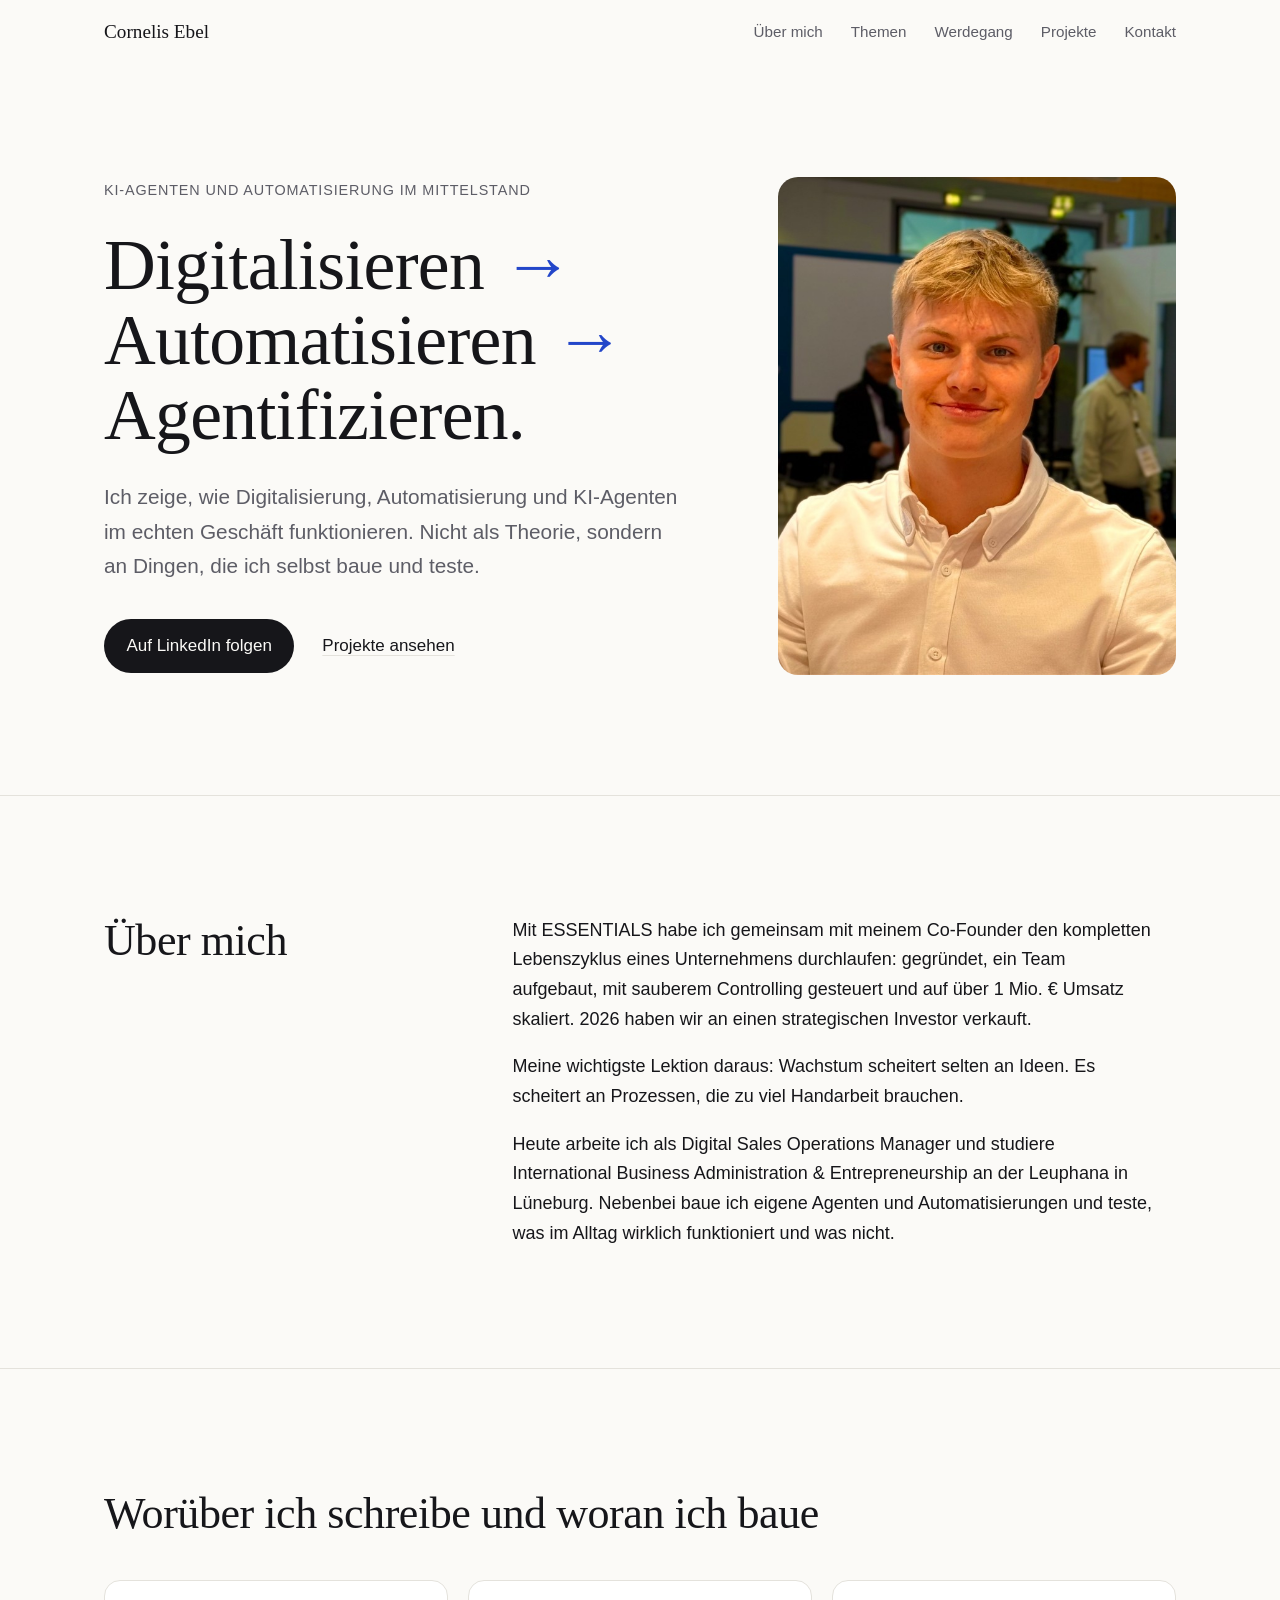
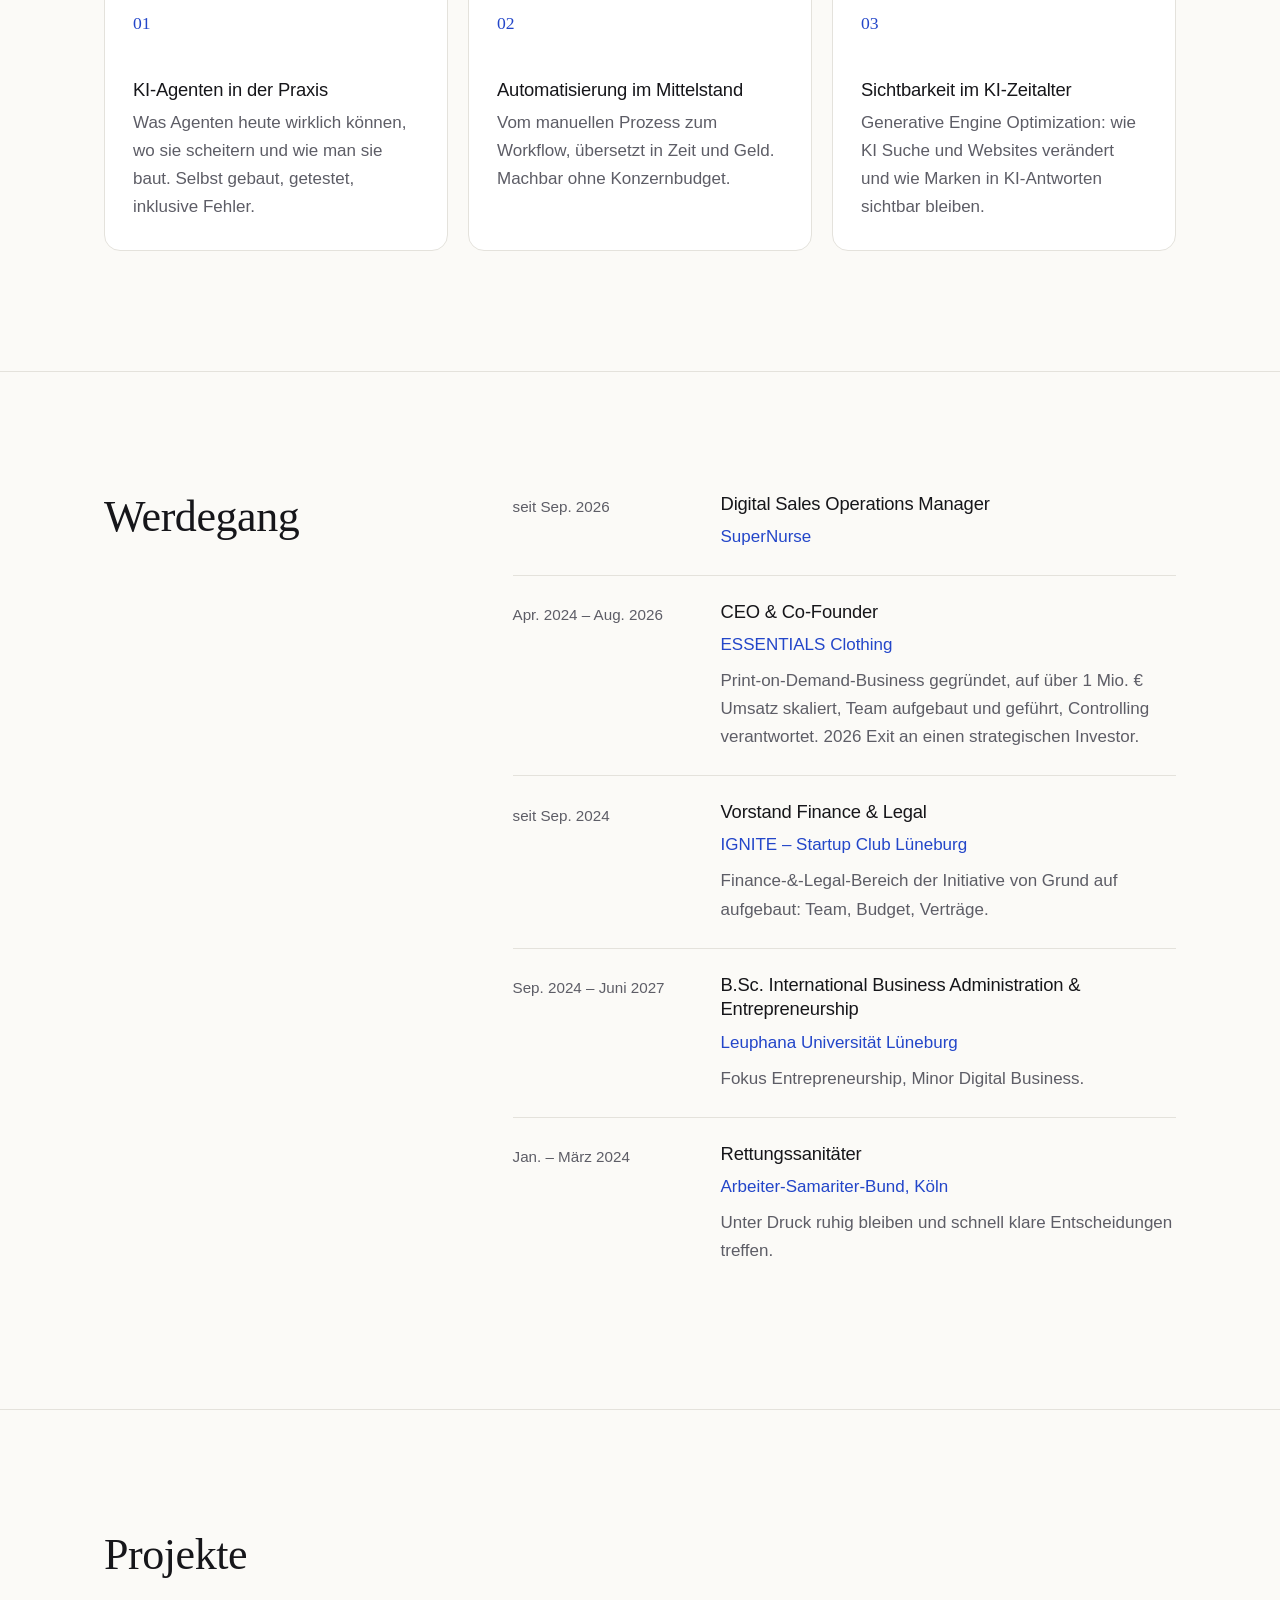
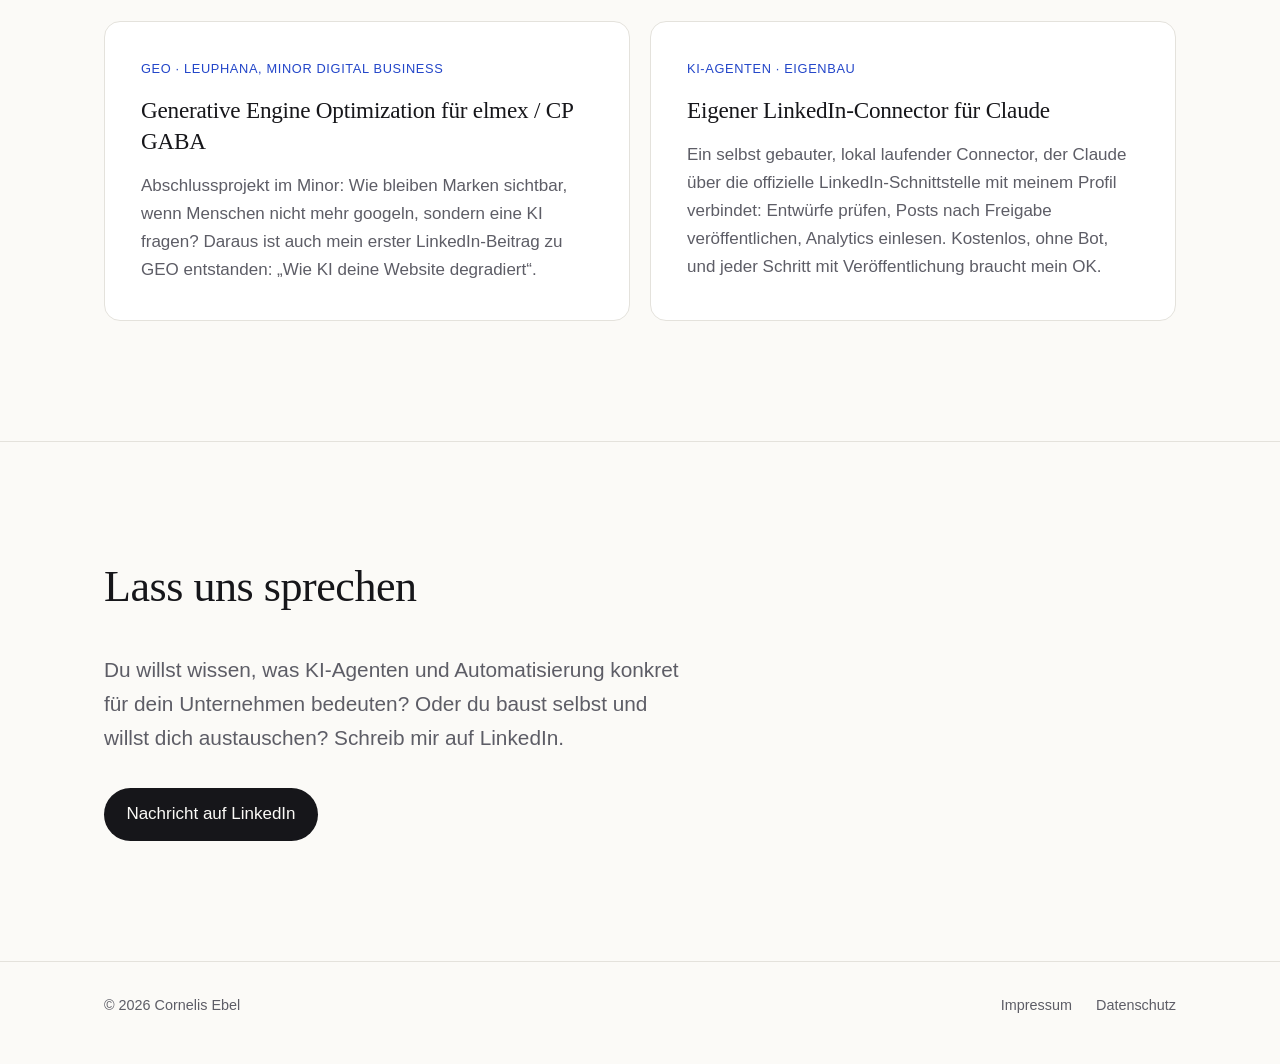
<file: index.html>
<!doctype html>
<html lang="de">
<head>
  <meta charset="utf-8">
  <meta name="viewport" content="width=device-width, initial-scale=1">
  <title>Cornelis Ebel – Digitalisieren, Automatisieren, Agentifizieren</title>
  <meta name="description" content="Cornelis Ebel: Gründer mit Exit, Digital Sales Operations Manager und Praktiker für KI-Agenten und Automatisierung im Mittelstand.">
  <meta property="og:title" content="Cornelis Ebel">
  <meta property="og:description" content="Digitalisieren → Automatisieren → Agentifizieren. KI-Agenten und Automatisierung aus der Praxis.">
  <meta property="og:type" content="website">
  <link rel="icon" href="assets/favicon.svg" type="image/svg+xml">
  <link rel="stylesheet" href="assets/style.css">
</head>
<body>
  <a class="skip" href="#inhalt">Zum Inhalt springen</a>

  <header class="site-header">
    <div class="wrap header-inner">
      <a class="logo" href="#top" aria-label="Cornelis Ebel, nach oben">Cornelis Ebel</a>
      <button class="nav-toggle" aria-expanded="false" aria-controls="nav">Menü</button>
      <nav id="nav" class="nav" aria-label="Hauptnavigation">
        <a href="#ueber-mich">Über mich</a>
        <a href="#themen">Themen</a>
        <a href="#werdegang">Werdegang</a>
        <a href="#projekte">Projekte</a>
        <a href="#kontakt">Kontakt</a>
      </nav>
    </div>
  </header>

  <main id="inhalt">
    <section class="hero" id="top">
      <div class="wrap hero-grid">
        <div>
          <p class="eyebrow">KI-Agenten und Automatisierung im Mittelstand</p>
          <h1>Digitalisieren<span class="arrow">→</span><br>Automatisieren<span class="arrow">→</span><br>Agentifizieren.</h1>
          <p class="lead">Ich zeige, wie Digitalisierung, Automatisierung und KI-Agenten im echten Geschäft funktionieren. Nicht als Theorie, sondern an Dingen, die ich selbst baue und teste.</p>
          <div class="cta">
            <a class="btn" href="https://www.linkedin.com/in/cornelis-ebel-a3a820288" rel="me noopener" target="_blank">Auf LinkedIn folgen</a>
            <a class="link" href="#projekte">Projekte ansehen</a>
          </div>
        </div>
        <figure class="portrait">
          <img src="assets/portrait.jpg" alt="Porträt von Cornelis Ebel" width="800" height="800">
        </figure>
      </div>
    </section>

    <section id="ueber-mich" class="section">
      <div class="wrap two-col">
        <h2>Über mich</h2>
        <div class="prose">
          <p>Mit ESSENTIALS habe ich gemeinsam mit meinem Co-Founder den kompletten Lebenszyklus eines Unternehmens durchlaufen: gegründet, ein Team aufgebaut, mit sauberem Controlling gesteuert und auf über 1 Mio. € Umsatz skaliert. 2026 haben wir an einen strategischen Investor verkauft.</p>
          <p>Meine wichtigste Lektion daraus: Wachstum scheitert selten an Ideen. Es scheitert an Prozessen, die zu viel Handarbeit brauchen.</p>
          <p>Heute arbeite ich als Digital Sales Operations Manager und studiere International Business Administration &amp; Entrepreneurship an der Leuphana in Lüneburg. Nebenbei baue ich eigene Agenten und Automatisierungen und teste, was im Alltag wirklich funktioniert und was nicht.</p>
        </div>
      </div>
    </section>

    <section id="themen" class="section">
      <div class="wrap">
        <h2>Worüber ich schreibe und woran ich baue</h2>
        <ol class="topics">
          <li>
            <span class="num">01</span>
            <h3>KI-Agenten in der Praxis</h3>
            <p>Was Agenten heute wirklich können, wo sie scheitern und wie man sie baut. Selbst gebaut, getestet, inklusive Fehler.</p>
          </li>
          <li>
            <span class="num">02</span>
            <h3>Automatisierung im Mittelstand</h3>
            <p>Vom manuellen Prozess zum Workflow, übersetzt in Zeit und Geld. Machbar ohne Konzernbudget.</p>
          </li>
          <li>
            <span class="num">03</span>
            <h3>Sichtbarkeit im KI-Zeitalter</h3>
            <p>Generative Engine Optimization: wie KI Suche und Websites verändert und wie Marken in KI-Antworten sichtbar bleiben.</p>
          </li>
        </ol>
      </div>
    </section>

    <section id="werdegang" class="section">
      <div class="wrap two-col">
        <h2>Werdegang</h2>
        <ol class="timeline">
          <li>
            <span class="when">seit Sep. 2026</span>
            <div>
              <h3>Digital Sales Operations Manager</h3>
              <p class="where">SuperNurse</p>
            </div>
          </li>
          <li>
            <span class="when">Apr. 2024 – Aug. 2026</span>
            <div>
              <h3>CEO &amp; Co-Founder</h3>
              <p class="where">ESSENTIALS Clothing</p>
              <p>Print-on-Demand-Business gegründet, auf über 1 Mio. € Umsatz skaliert, Team aufgebaut und geführt, Controlling verantwortet. 2026 Exit an einen strategischen Investor.</p>
            </div>
          </li>
          <li>
            <span class="when">seit Sep. 2024</span>
            <div>
              <h3>Vorstand Finance &amp; Legal</h3>
              <p class="where">IGNITE – Startup Club Lüneburg</p>
              <p>Finance-&amp;-Legal-Bereich der Initiative von Grund auf aufgebaut: Team, Budget, Verträge.</p>
            </div>
          </li>
          <li>
            <span class="when">Sep. 2024 – Juni 2027</span>
            <div>
              <h3>B.Sc. International Business Administration &amp; Entrepreneurship</h3>
              <p class="where">Leuphana Universität Lüneburg</p>
              <p>Fokus Entrepreneurship, Minor Digital Business.</p>
            </div>
          </li>
          <li>
            <span class="when">Jan. – März 2024</span>
            <div>
              <h3>Rettungssanitäter</h3>
              <p class="where">Arbeiter-Samariter-Bund, Köln</p>
              <p>Unter Druck ruhig bleiben und schnell klare Entscheidungen treffen.</p>
            </div>
          </li>
        </ol>
      </div>
    </section>

    <section id="projekte" class="section">
      <div class="wrap">
        <h2>Projekte</h2>
        <div class="projects">
          <article class="project">
            <p class="tag">GEO · Leuphana, Minor Digital Business</p>
            <h3>Generative Engine Optimization für elmex / CP GABA</h3>
            <p>Abschlussprojekt im Minor: Wie bleiben Marken sichtbar, wenn Menschen nicht mehr googeln, sondern eine KI fragen? Daraus ist auch mein erster LinkedIn-Beitrag zu GEO entstanden: „Wie KI deine Website degradiert“.</p>
          </article>
          <article class="project">
            <p class="tag">KI-Agenten · Eigenbau</p>
            <h3>Eigener LinkedIn-Connector für Claude</h3>
            <p>Ein selbst gebauter, lokal laufender Connector, der Claude über die offizielle LinkedIn-Schnittstelle mit meinem Profil verbindet: Entwürfe prüfen, Posts nach Freigabe veröffentlichen, Analytics einlesen. Kostenlos, ohne Bot, und jeder Schritt mit Veröffentlichung braucht mein OK.</p>
          </article>
        </div>
      </div>
    </section>

    <section id="kontakt" class="section contact">
      <div class="wrap">
        <h2>Lass uns sprechen</h2>
        <p class="lead">Du willst wissen, was KI-Agenten und Automatisierung konkret für dein Unternehmen bedeuten? Oder du baust selbst und willst dich austauschen? Schreib mir auf LinkedIn.</p>
        <a class="btn" href="https://www.linkedin.com/in/cornelis-ebel-a3a820288" rel="me noopener" target="_blank">Nachricht auf LinkedIn</a>
      </div>
    </section>
  </main>

  <footer class="site-footer">
    <div class="wrap footer-inner">
      <p>© <span data-year>2026</span> Cornelis Ebel</p>
      <nav aria-label="Rechtliches">
        <a href="impressum.html">Impressum</a>
        <a href="datenschutz.html">Datenschutz</a>
      </nav>
    </div>
  </footer>

  <script src="assets/main.js" defer></script>
</body>
</html>
</file>
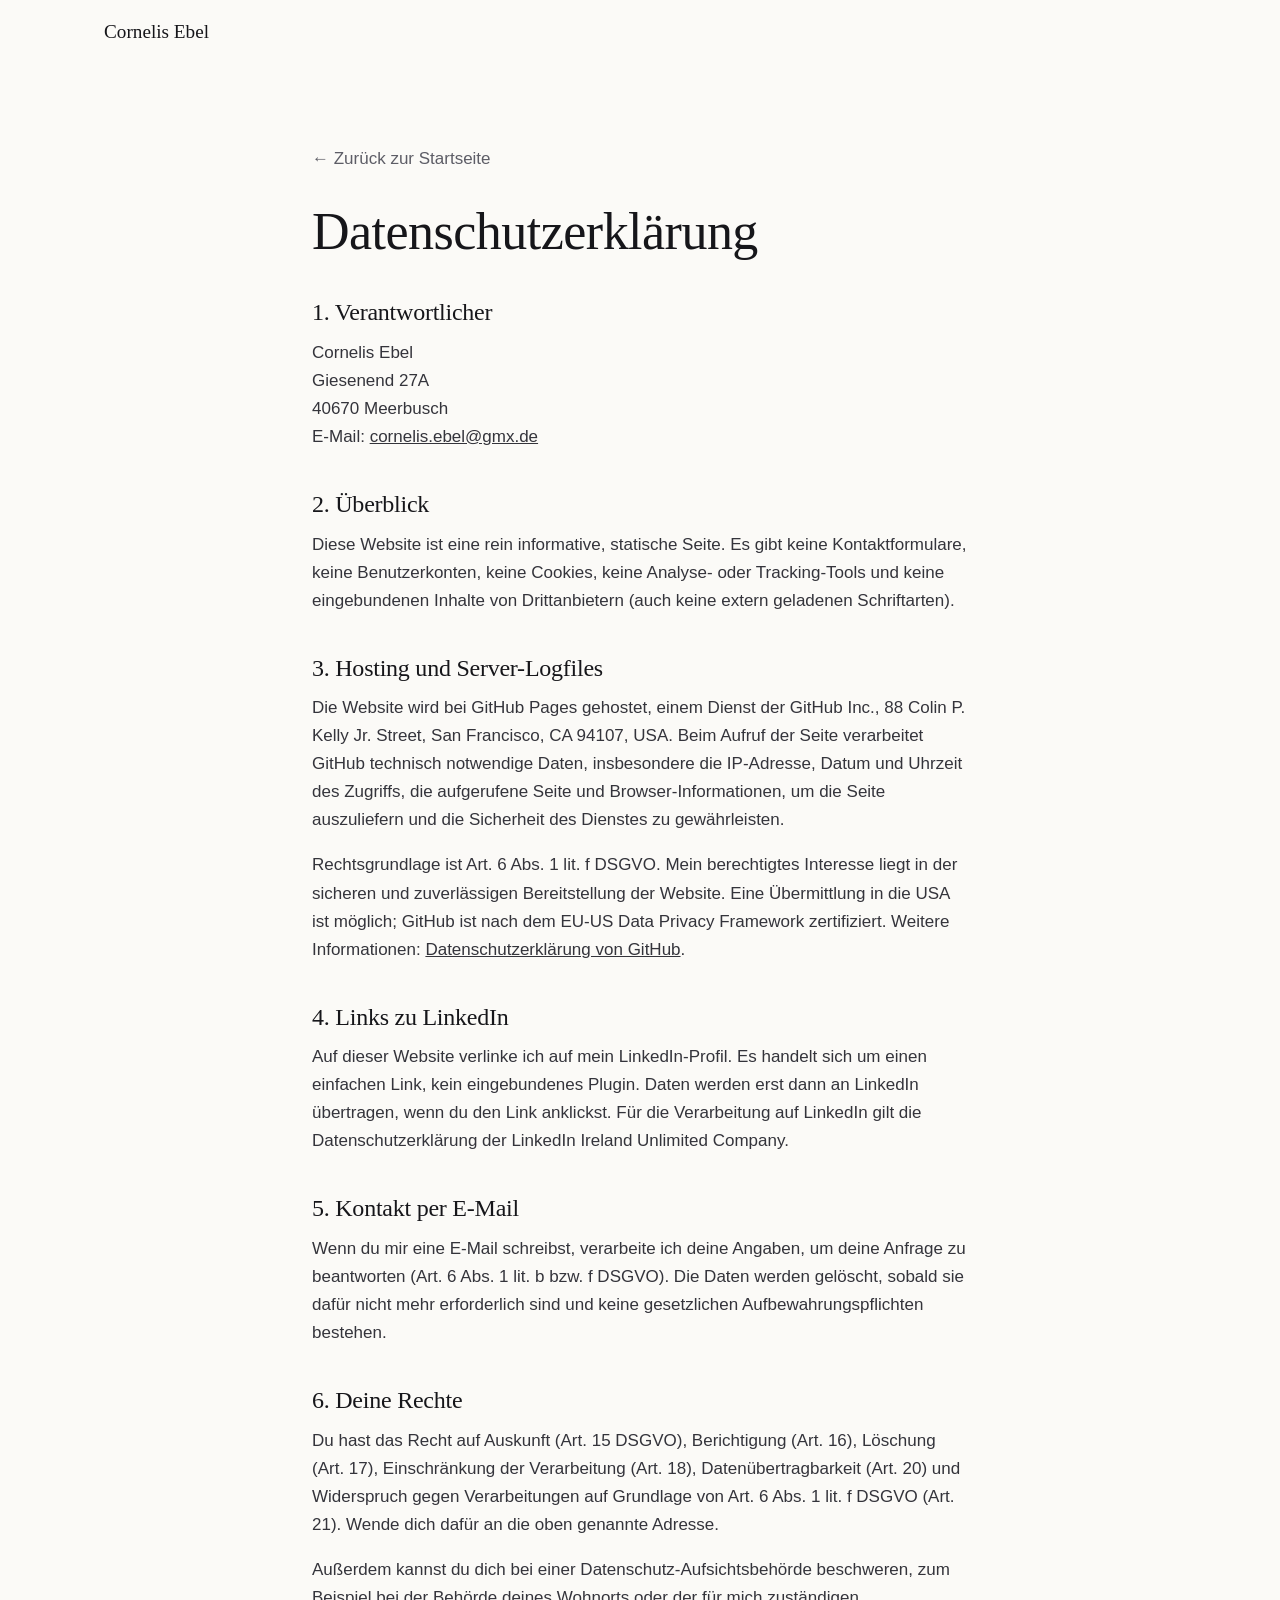
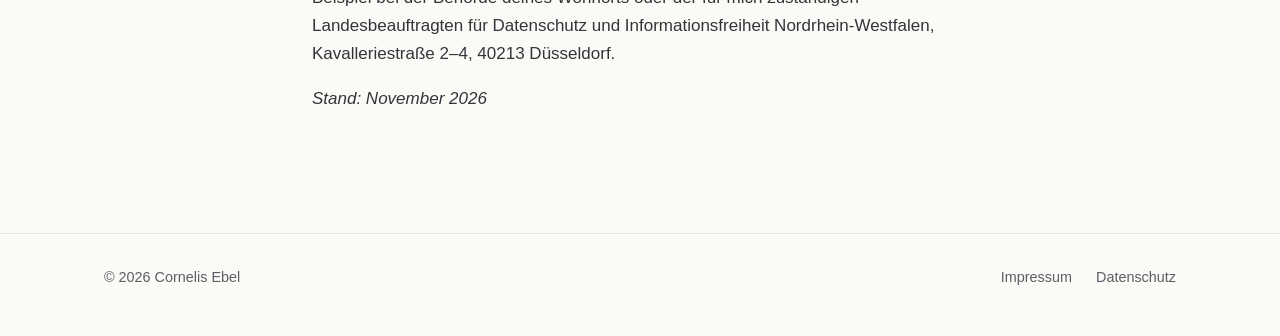
<file: datenschutz.html>
<!doctype html>
<html lang="de">
<head>
  <meta charset="utf-8">
  <meta name="viewport" content="width=device-width, initial-scale=1">
  <title>Datenschutz – Cornelis Ebel</title>
  <link rel="icon" href="assets/favicon.svg" type="image/svg+xml">
  <link rel="stylesheet" href="assets/style.css">
</head>
<body>
  <header class="site-header">
    <div class="wrap header-inner">
      <a class="logo" href="index.html">Cornelis Ebel</a>
    </div>
  </header>

  <main class="legal">
    <div class="wrap">
      <a class="back" href="index.html">← Zurück zur Startseite</a>
      <h1>Datenschutzerklärung</h1>

      <h2>1. Verantwortlicher</h2>
      <p>
        Cornelis Ebel<br>
        Giesenend 27A<br>
        40670 Meerbusch<br>
        E-Mail: <a href="mailto:cornelis.ebel@gmx.de">cornelis.ebel@gmx.de</a>
      </p>

      <h2>2. Überblick</h2>
      <p>Diese Website ist eine rein informative, statische Seite. Es gibt keine Kontaktformulare, keine Benutzerkonten, keine Cookies, keine Analyse- oder Tracking-Tools und keine eingebundenen Inhalte von Drittanbietern (auch keine extern geladenen Schriftarten).</p>

      <h2>3. Hosting und Server-Logfiles</h2>
      <p>Die Website wird bei GitHub Pages gehostet, einem Dienst der GitHub Inc., 88 Colin P. Kelly Jr. Street, San Francisco, CA 94107, USA. Beim Aufruf der Seite verarbeitet GitHub technisch notwendige Daten, insbesondere die IP-Adresse, Datum und Uhrzeit des Zugriffs, die aufgerufene Seite und Browser-Informationen, um die Seite auszuliefern und die Sicherheit des Dienstes zu gewährleisten.</p>
      <p>Rechtsgrundlage ist Art. 6 Abs. 1 lit. f DSGVO. Mein berechtigtes Interesse liegt in der sicheren und zuverlässigen Bereitstellung der Website. Eine Übermittlung in die USA ist möglich; GitHub ist nach dem EU-US Data Privacy Framework zertifiziert. Weitere Informationen: <a href="https://docs.github.com/de/site-policy/privacy-policies/github-general-privacy-statement" rel="noopener">Datenschutzerklärung von GitHub</a>.</p>

      <h2>4. Links zu LinkedIn</h2>
      <p>Auf dieser Website verlinke ich auf mein LinkedIn-Profil. Es handelt sich um einen einfachen Link, kein eingebundenes Plugin. Daten werden erst dann an LinkedIn übertragen, wenn du den Link anklickst. Für die Verarbeitung auf LinkedIn gilt die Datenschutzerklärung der LinkedIn Ireland Unlimited Company.</p>

      <h2>5. Kontakt per E-Mail</h2>
      <p>Wenn du mir eine E-Mail schreibst, verarbeite ich deine Angaben, um deine Anfrage zu beantworten (Art. 6 Abs. 1 lit. b bzw. f DSGVO). Die Daten werden gelöscht, sobald sie dafür nicht mehr erforderlich sind und keine gesetzlichen Aufbewahrungspflichten bestehen.</p>

      <h2>6. Deine Rechte</h2>
      <p>Du hast das Recht auf Auskunft (Art. 15 DSGVO), Berichtigung (Art. 16), Löschung (Art. 17), Einschränkung der Verarbeitung (Art. 18), Datenübertragbarkeit (Art. 20) und Widerspruch gegen Verarbeitungen auf Grundlage von Art. 6 Abs. 1 lit. f DSGVO (Art. 21). Wende dich dafür an die oben genannte Adresse.</p>
      <p>Außerdem kannst du dich bei einer Datenschutz-Aufsichtsbehörde beschweren, zum Beispiel bei der Behörde deines Wohnorts oder der für mich zuständigen Landesbeauftragten für Datenschutz und Informationsfreiheit Nordrhein-Westfalen, Kavalleriestraße 2–4, 40213 Düsseldorf.</p>

      <p><em>Stand: November 2026</em></p>
    </div>
  </main>

  <footer class="site-footer">
    <div class="wrap footer-inner">
      <p>© <span data-year>2026</span> Cornelis Ebel</p>
      <nav aria-label="Rechtliches">
        <a href="impressum.html">Impressum</a>
        <a href="datenschutz.html" aria-current="page">Datenschutz</a>
      </nav>
    </div>
  </footer>
  <script src="assets/main.js" defer></script>
</body>
</html>
</file>
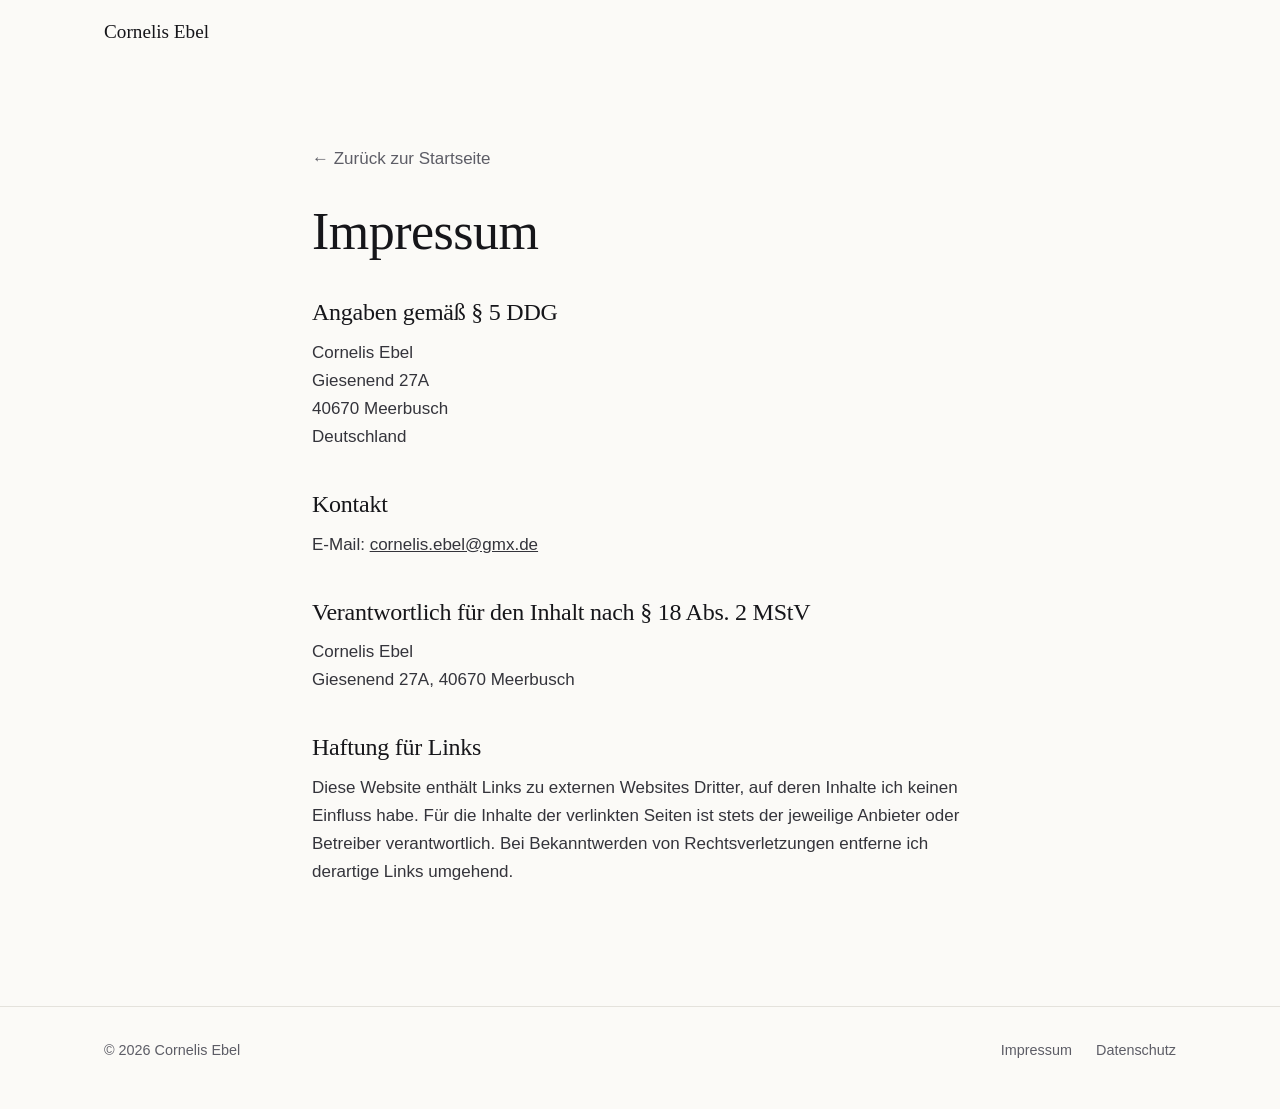
<file: impressum.html>
<!doctype html>
<html lang="de">
<head>
  <meta charset="utf-8">
  <meta name="viewport" content="width=device-width, initial-scale=1">
  <title>Impressum – Cornelis Ebel</title>
  <link rel="icon" href="assets/favicon.svg" type="image/svg+xml">
  <link rel="stylesheet" href="assets/style.css">
</head>
<body>
  <header class="site-header">
    <div class="wrap header-inner">
      <a class="logo" href="index.html">Cornelis Ebel</a>
    </div>
  </header>

  <main class="legal">
    <div class="wrap">
      <a class="back" href="index.html">← Zurück zur Startseite</a>
      <h1>Impressum</h1>

      <h2>Angaben gemäß § 5 DDG</h2>
      <p>
        Cornelis Ebel<br>
        Giesenend 27A<br>
        40670 Meerbusch<br>
        Deutschland
      </p>

      <h2>Kontakt</h2>
      <p>
        E-Mail: <a href="mailto:cornelis.ebel@gmx.de">cornelis.ebel@gmx.de</a>
      </p>

      <h2>Verantwortlich für den Inhalt nach § 18 Abs. 2 MStV</h2>
      <p>
        Cornelis Ebel<br>
        Giesenend 27A, 40670 Meerbusch
      </p>

      <h2>Haftung für Links</h2>
      <p>Diese Website enthält Links zu externen Websites Dritter, auf deren Inhalte ich keinen Einfluss habe. Für die Inhalte der verlinkten Seiten ist stets der jeweilige Anbieter oder Betreiber verantwortlich. Bei Bekanntwerden von Rechtsverletzungen entferne ich derartige Links umgehend.</p>
    </div>
  </main>

  <footer class="site-footer">
    <div class="wrap footer-inner">
      <p>© <span data-year>2026</span> Cornelis Ebel</p>
      <nav aria-label="Rechtliches">
        <a href="impressum.html" aria-current="page">Impressum</a>
        <a href="datenschutz.html">Datenschutz</a>
      </nav>
    </div>
  </footer>
  <script src="assets/main.js" defer></script>
</body>
</html>
</file>
<file: assets/style.css>
/* CE Website – hell und minimal. Farben und Abstände zentral hier. */
:root {
  --bg: #fbfaf7;
  --surface: #ffffff;
  --ink: #16161a;
  --muted: #5d5d66;
  --line: #e4e2dc;
  --accent: #2346c9;
  --accent-ink: #ffffff;

  --font-sans: ui-sans-serif, -apple-system, BlinkMacSystemFont, "Segoe UI", Roboto, "Helvetica Neue", Arial, sans-serif;
  --font-serif: "Iowan Old Style", "Palatino Linotype", Palatino, "Book Antiqua", Georgia, serif;

  --wrap: 72rem;
  --gutter: clamp(1rem, 4vw, 2.5rem);
  --space: clamp(4rem, 10vw, 7.5rem);
}

*, *::before, *::after { box-sizing: border-box; }

html { scroll-behavior: smooth; scroll-padding-top: 5rem; -webkit-text-size-adjust: 100%; }
@media (prefers-reduced-motion: reduce) { html { scroll-behavior: auto; } }

body {
  margin: 0;
  background: var(--bg);
  color: var(--ink);
  font: 400 1.0625rem/1.65 var(--font-sans);
  -webkit-font-smoothing: antialiased;
}

img { max-width: 100%; height: auto; display: block; }
a { color: inherit; }
h1, h2, h3 { margin: 0; font-weight: 500; letter-spacing: -0.01em; }
h1, h2 { font-family: var(--font-serif); overflow-wrap: break-word; }
.legal h1, .legal h2 { hyphens: auto; }
p { margin: 0 0 1em; }
p:last-child { margin-bottom: 0; }

.wrap { max-width: var(--wrap); margin: 0 auto; padding: 0 var(--gutter); }

.skip {
  position: absolute; left: -999px; top: 0.5rem;
  background: var(--ink); color: var(--bg); padding: 0.5rem 1rem; z-index: 100;
}
.skip:focus { left: 0.5rem; }

:focus-visible { outline: 2px solid var(--accent); outline-offset: 3px; }

/* Header */
.site-header {
  position: sticky; top: 0; z-index: 50;
  background: color-mix(in srgb, var(--bg) 88%, transparent);
  backdrop-filter: saturate(150%) blur(8px);
  -webkit-backdrop-filter: saturate(150%) blur(8px);
  border-bottom: 1px solid transparent;
  transition: border-color 0.2s;
}
.site-header.scrolled { border-bottom-color: var(--line); }
.header-inner { display: flex; align-items: center; justify-content: space-between; height: 4rem; }
.logo { font-family: var(--font-serif); font-size: 1.2rem; text-decoration: none; }
.nav { display: flex; gap: 1.75rem; }
.nav a { text-decoration: none; color: var(--muted); font-size: 0.95rem; }
.nav a:hover { color: var(--ink); }
.nav-toggle { display: none; }

@media (max-width: 760px) {
  .nav-toggle {
    display: block; font: inherit; font-size: 0.95rem;
    background: none; border: 1px solid var(--line); border-radius: 999px;
    padding: 0.35rem 0.9rem; color: var(--ink); cursor: pointer;
  }
  .nav {
    display: none; position: absolute; top: 4rem; left: 0; right: 0;
    flex-direction: column; gap: 0;
    background: var(--bg); border-bottom: 1px solid var(--line);
    padding: 0.5rem var(--gutter) 1rem;
  }
  .nav.open { display: flex; }
  .nav a { padding: 0.7rem 0; font-size: 1.05rem; color: var(--ink); border-top: 1px solid var(--line); }
  .nav a:first-child { border-top: 0; }
}

/* Hero */
.hero { padding: clamp(3rem, 9vw, 7rem) 0 var(--space); }
.hero-grid { display: grid; grid-template-columns: 1.5fr 1fr; gap: clamp(2rem, 6vw, 5rem); align-items: center; }
.eyebrow { color: var(--muted); font-size: 0.9rem; letter-spacing: 0.06em; text-transform: uppercase; margin-bottom: 1.5rem; }
h1 { font-size: clamp(2.5rem, 5.6vw, 4.75rem); line-height: 1.04; margin-bottom: 1.75rem; }
h1 .arrow { color: var(--accent); margin-left: 0.25em; font-family: var(--font-sans); font-weight: 300; }
.lead { font-size: clamp(1.1rem, 2vw, 1.3rem); color: var(--muted); max-width: 36rem; }
.cta { display: flex; flex-wrap: wrap; align-items: center; gap: 1.25rem 1.75rem; margin-top: 2.25rem; }

.btn {
  display: inline-block; text-decoration: none;
  background: var(--ink); color: var(--bg);
  padding: 0.8rem 1.4rem; border-radius: 999px; font-weight: 500;
  transition: background 0.2s;
}
.btn:hover { background: var(--accent); color: var(--accent-ink); }
.link { text-decoration: underline; text-underline-offset: 0.25em; text-decoration-color: var(--line); }
.link:hover { text-decoration-color: var(--accent); }

.portrait { margin: 0; }
.portrait img, .portrait-placeholder {
  aspect-ratio: 4 / 5; width: 100%; max-width: 26rem; margin-left: auto;
  border-radius: 1.25rem; object-fit: cover; object-position: 50% 30%;
}
.portrait-placeholder {
  display: grid; place-items: center;
  background: linear-gradient(160deg, #eceae4, #dedbd3);
  color: #a8a59c; font-family: var(--font-serif); font-size: clamp(3rem, 8vw, 5rem);
}

@media (max-width: 760px) {
  .hero-grid { grid-template-columns: 1fr; }
  .portrait { order: -1; }
  .portrait img, .portrait-placeholder { max-width: 9rem; margin-left: 0; border-radius: 50%; aspect-ratio: 1; font-size: 2.5rem; }
}

/* Sections */
.section { padding: var(--space) 0; border-top: 1px solid var(--line); }
h2 { font-size: clamp(1.9rem, 4vw, 2.75rem); line-height: 1.15; margin-bottom: 2.5rem; }
h3 { font-size: 1.15rem; line-height: 1.35; margin-bottom: 0.4rem; }
.two-col { display: grid; grid-template-columns: 1fr 2fr; gap: 2rem clamp(2rem, 6vw, 5rem); }
.two-col h2 { margin-bottom: 0; }
.prose { max-width: 40rem; font-size: 1.125rem; }
@media (max-width: 760px) { .two-col { grid-template-columns: 1fr; } }

/* Themen */
.topics { list-style: none; margin: 0; padding: 0; display: grid; grid-template-columns: repeat(3, 1fr); gap: 1.25rem; }
.topics li { background: var(--surface); border: 1px solid var(--line); border-radius: 1rem; padding: 1.75rem; }
.topics .num { display: block; font-family: var(--font-serif); color: var(--accent); font-size: 1.1rem; margin-bottom: 2.5rem; }
.topics p { color: var(--muted); }
@media (max-width: 900px) { .topics { grid-template-columns: 1fr; } .topics .num { margin-bottom: 1rem; } }

/* Werdegang */
.timeline { list-style: none; margin: 0; padding: 0; }
.timeline li { display: grid; grid-template-columns: 11rem 1fr; gap: 0.25rem 2rem; padding: 1.5rem 0; border-top: 1px solid var(--line); }
.timeline li:first-child { border-top: 0; padding-top: 0; }
.when { color: var(--muted); font-size: 0.95rem; padding-top: 0.15rem; font-variant-numeric: tabular-nums; }
.where { color: var(--accent); margin-bottom: 0.5rem; }
.timeline p:not(.where) { color: var(--muted); }
@media (max-width: 600px) { .timeline li { grid-template-columns: 1fr; } }

/* Projekte */
.projects { display: grid; grid-template-columns: repeat(2, 1fr); gap: 1.25rem; }
.project { background: var(--surface); border: 1px solid var(--line); border-radius: 1rem; padding: clamp(1.5rem, 3vw, 2.25rem); }
.project h3 { font-family: var(--font-serif); font-size: 1.45rem; margin-bottom: 0.9rem; }
.project p:not(.tag) { color: var(--muted); }
.tag { font-size: 0.8rem; letter-spacing: 0.05em; text-transform: uppercase; color: var(--accent); margin-bottom: 1rem; }
@media (max-width: 760px) { .projects { grid-template-columns: 1fr; } }

/* Kontakt */
.contact .lead { margin-bottom: 2rem; }

/* Footer */
.site-footer { border-top: 1px solid var(--line); padding: 2rem 0; color: var(--muted); font-size: 0.9rem; }
.footer-inner { display: flex; flex-wrap: wrap; justify-content: space-between; gap: 1rem; }
.site-footer nav { display: flex; gap: 1.5rem; }
.site-footer a { text-decoration: none; }
.site-footer a:hover { color: var(--ink); }

/* Rechtsseiten */
.legal { padding: clamp(3rem, 8vw, 5rem) 0 var(--space); }
.legal .wrap { max-width: 46rem; }
.legal h1 { font-size: clamp(2.2rem, 5vw, 3.25rem); }
.legal h2 { font-size: 1.5rem; margin: 2.5rem 0 0.75rem; }
.legal h3 { margin-top: 1.5rem; }
.legal p, .legal li { color: #34343b; }
.todo { background: #fff3c4; padding: 0 0.25em; border-radius: 0.2em; }
.note { background: var(--surface); border: 1px solid var(--line); border-left: 3px solid var(--accent); padding: 1rem 1.25rem; border-radius: 0.5rem; margin-bottom: 2rem; }
.back { display: inline-block; margin-bottom: 2rem; color: var(--muted); text-decoration: none; }
.back:hover { color: var(--ink); }
</file>
